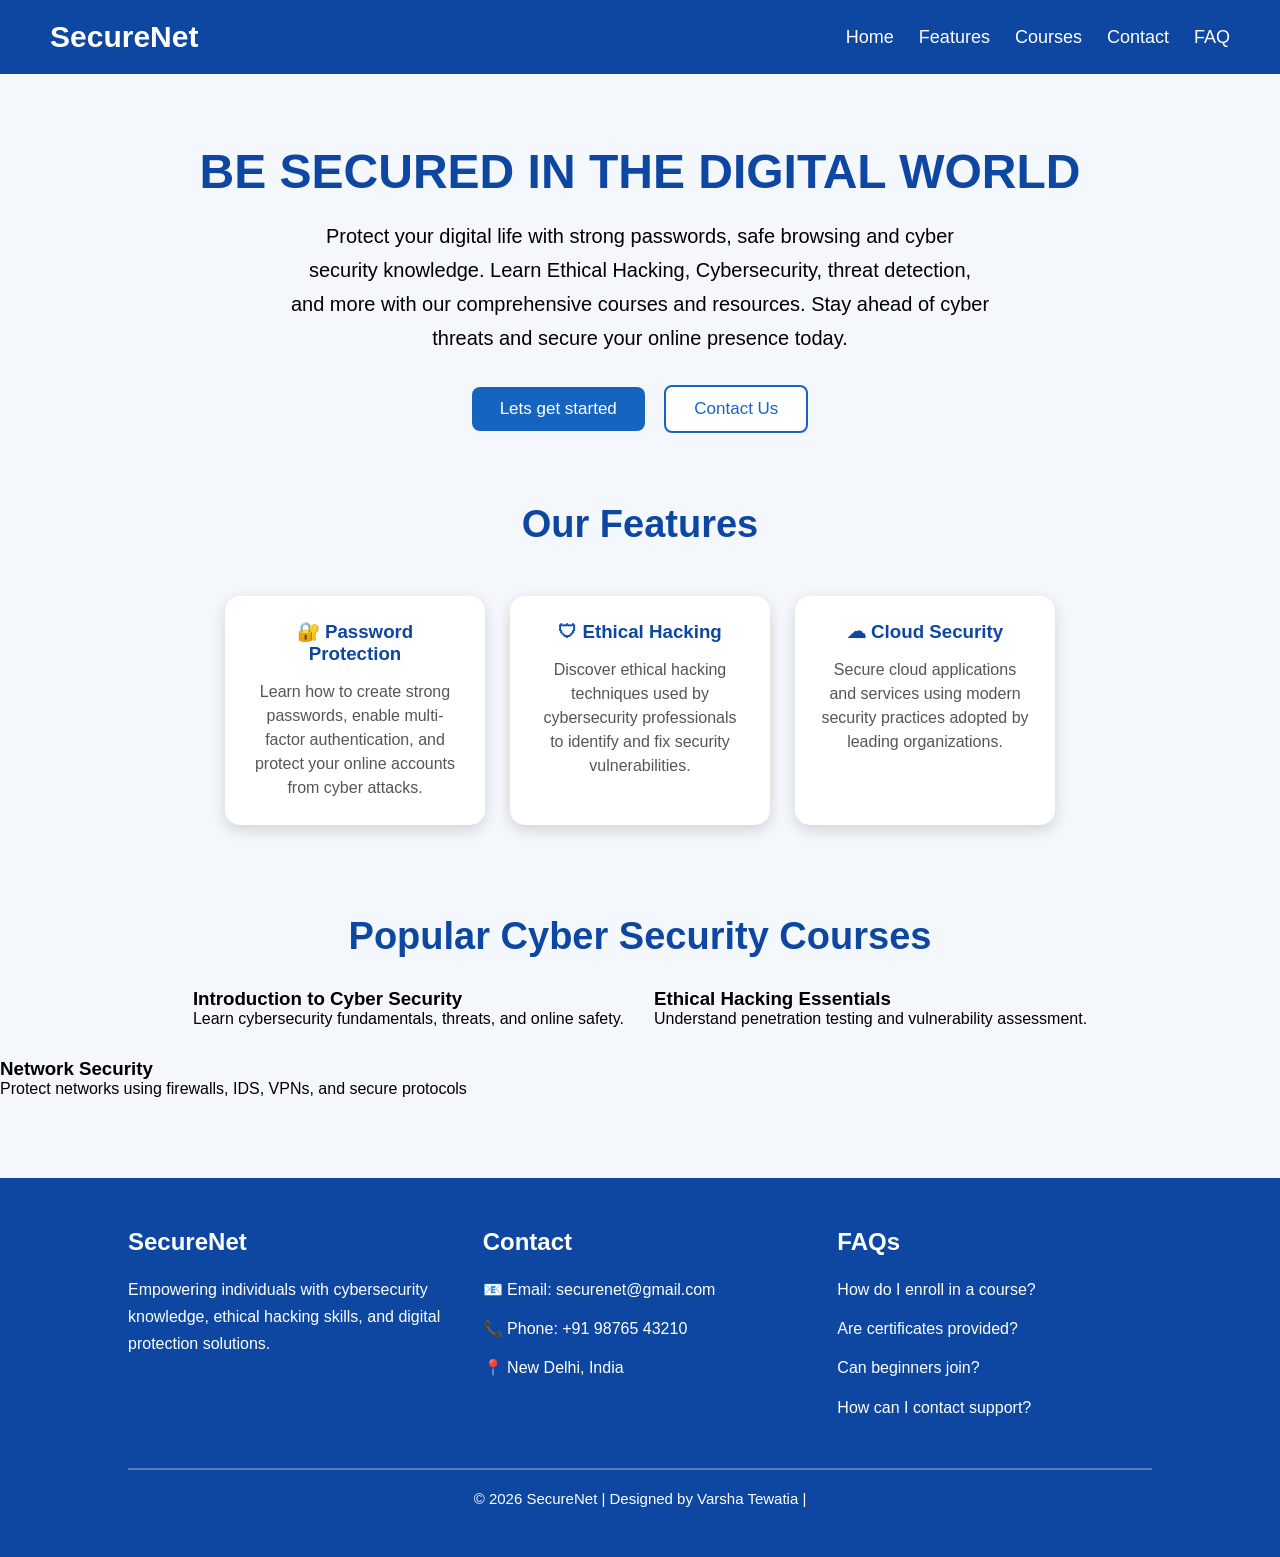
<file: level-2-task-2/index.html>
<!DOCTYPE html>
<html lang="en">
<head>
<meta charset="UTF-8">
<meta name="viewport" content="width=device-width, initial-scale=1.0">
<title>Cyber Security Hub</title>

<link rel="stylesheet" href="style.css">
</head>
<body>

<header>

<h2 class="logo">SecureNet</h2>

<nav id="navMenu">

<a href="#">Home</a>
<a href="#">Features</a>
<a href="#">Courses</a>
<a href="#">Contact</a>
<a href="#">FAQ</a>

</nav>

<div class="menu" onclick="toggleMenu()">
☰
</div>

</header>

<section class="hero">

<h1>BE SECURED IN THE DIGITAL WORLD</h1>

<p>
Protect your digital life with strong passwords,
safe browsing and cyber security knowledge. Learn Ethical Hacking, Cybersecurity, threat detection, and more with our comprehensive courses and resources. Stay ahead of cyber threats and secure your online presence today. 
</p>

<button>Lets get started</button>
<button class="btn2">Contact Us</button>

</section>
<!-- FEATURES -->
<h2 class="section-title">Our Features</h2>

<section class="features">

    <div class="card">
        <h3>🔐 Password Protection</h3>
        <p>
            Learn how to create strong passwords, enable multi-factor authentication,
            and protect your online accounts from cyber attacks.
        </p>
    </div>

    <div class="card">
        <h3>🛡 Ethical Hacking</h3>
        <p>
            Discover ethical hacking techniques used by cybersecurity professionals
            to identify and fix security vulnerabilities.
        </p>
    </div>

    <div class="card">
        <h3>☁ Cloud Security</h3>
        <p>
            Secure cloud applications and services using modern security
            practices adopted by leading organizations.
        </p>
    </div>

</section>

<!-- COURSES -->
<h2 class="section-title">Popular Cyber Security Courses</h2>
<section class="courses">

<div class="course-container">

<div class="course-card">
<h3>Introduction to Cyber Security</h3>
<p>Learn cybersecurity fundamentals, threats, and online safety.</p>
</div>

<div class="course-card">
<h3>Ethical Hacking Essentials</h3>
<p>Understand penetration testing and vulnerability assessment.</p>
</div>

<div class="course-card">
<h3>Network Security</h3>
<p>Protect networks using firewalls, IDS, VPNs, and secure protocols

<script src="script.js"></script>

</body>

<!-- FOOTER -->

<footer>

<div class="footer-container">

    <div class="footer-section">

        <h3>SecureNet</h3>

        <p>
            Empowering individuals with cybersecurity knowledge,
            ethical hacking skills, and digital protection solutions.
        </p>

    </div>

    <div class="footer-section">

        <h3>Contact</h3>

        <p>📧 Email: securenet@gmail.com</p>

        <p>📞 Phone: +91 98765 43210</p>

        <p>📍 New Delhi, India</p>

    </div>

    <div class="footer-section">

        <h3>FAQs</h3>

        <p><a href="#">How do I enroll in a course?</a></p>

        <p><a href="#">Are certificates provided?</a></p>

        <p><a href="#">Can beginners join?</a></p>

        <p><a href="#">How can I contact support?</a></p>

    </div>

</div>

<hr>

<p class="copyright">
© 2026 SecureNet | Designed by Varsha Tewatia | 
</p>

</footer>
</html>
</file>
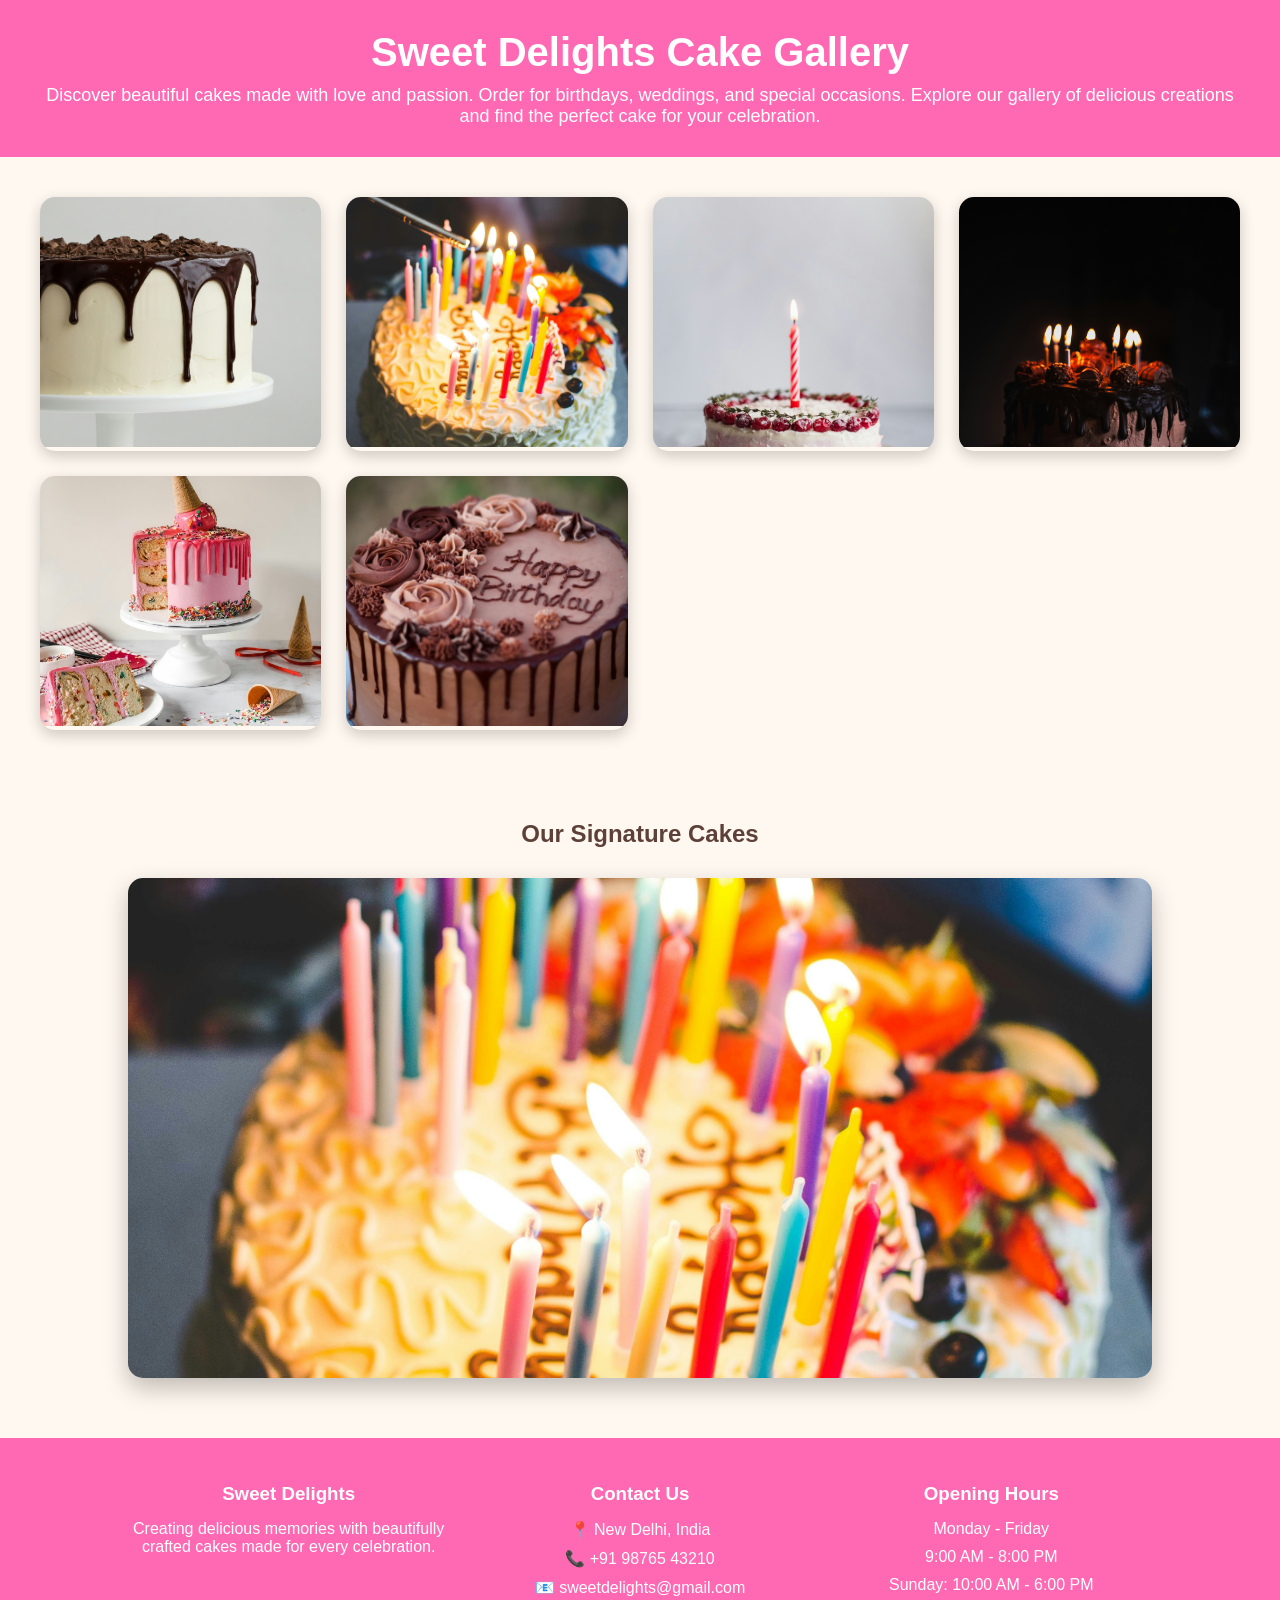
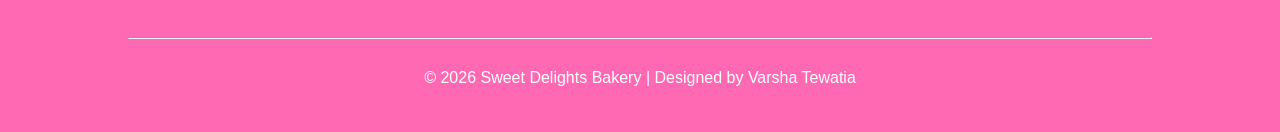
<file: level-3-task-1/index.html>
<!DOCTYPE html>
<html lang="en">

<head>

    <meta charset="UTF-8">

    <meta name="viewport" content="width=device-width, initial-scale=1.0">

    <title>Sweet Delights Cake Gallery</title>

    <link rel="stylesheet" href="style.css">

</head>

<body>

<header>

<h1>Sweet Delights Cake Gallery</h1>

<p>Discover beautiful cakes made with love and passion.
    Order for birthdays, weddings, and special occasions. Explore our gallery of delicious creations and find the perfect cake for your celebration.</p>

</header>


<!-- IMAGE GALLERY -->

<section class="gallery">

<div class="image-card">

<img src="images/cake1.jpg" onclick="openImage(this.src)">

</div>

<div class="image-card">

<img src="images/cake2.jpg" onclick="openImage(this.src)">

</div>

<div class="image-card">

<img src="images/cake3.jpg" onclick="openImage(this.src)">

</div>

<div class="image-card">

<img src="images/cake4.jpg" onclick="openImage(this.src)">

</div>

<div class="image-card">

<img src="images/cake5.jpg" onclick="openImage(this.src)">

</div>

<div class="image-card">

<img src="images/cake6.jpg" onclick="openImage(this.src)">

</div>

</section>


<!-- LIGHTBOX -->

<div id="lightbox">

<span class="close" onclick="closeImage()">&times;</span>

<img id="lightbox-img">

</div>



<!-- SLIDESHOW -->

<section class="slideshow-section">

<h2>Our Signature Cakes</h2>

<div class="slideshow">

<img class="slide" src="images/cake1.jpg">

<img class="slide" src="images/cake2.jpg">

<img class="slide" src="images/cake3.jpg">

<img class="slide" src="images/cake4.jpg">

<img class="slide" src="images/cake5.jpg">

<img class="slide" src="images/cake6.jpg">

</div>

</section>


<footer>

<div class="footer-container">

<div class="footer-box">

<h3>Sweet Delights</h3>

<p>
Creating delicious memories with beautifully crafted cakes
made for every celebration.
</p>

</div>

<div class="footer-box">

<h3>Contact Us</h3>

<p>📍 New Delhi, India</p>

<p>📞 +91 98765 43210</p>

<p>📧 sweetdelights@gmail.com</p>

</div>

<div class="footer-box">

<h3>Opening Hours</h3>

<p>Monday - Friday</p>

<p>9:00 AM - 8:00 PM</p>

<p>Sunday: 10:00 AM - 6:00 PM</p>

</div>

</div>

<hr>

<p class="copyright">

© 2026 Sweet Delights Bakery | Designed by Varsha Tewatia

</p>

</footer>


<script src="script.js"></script>

</body>

</html>
</file>
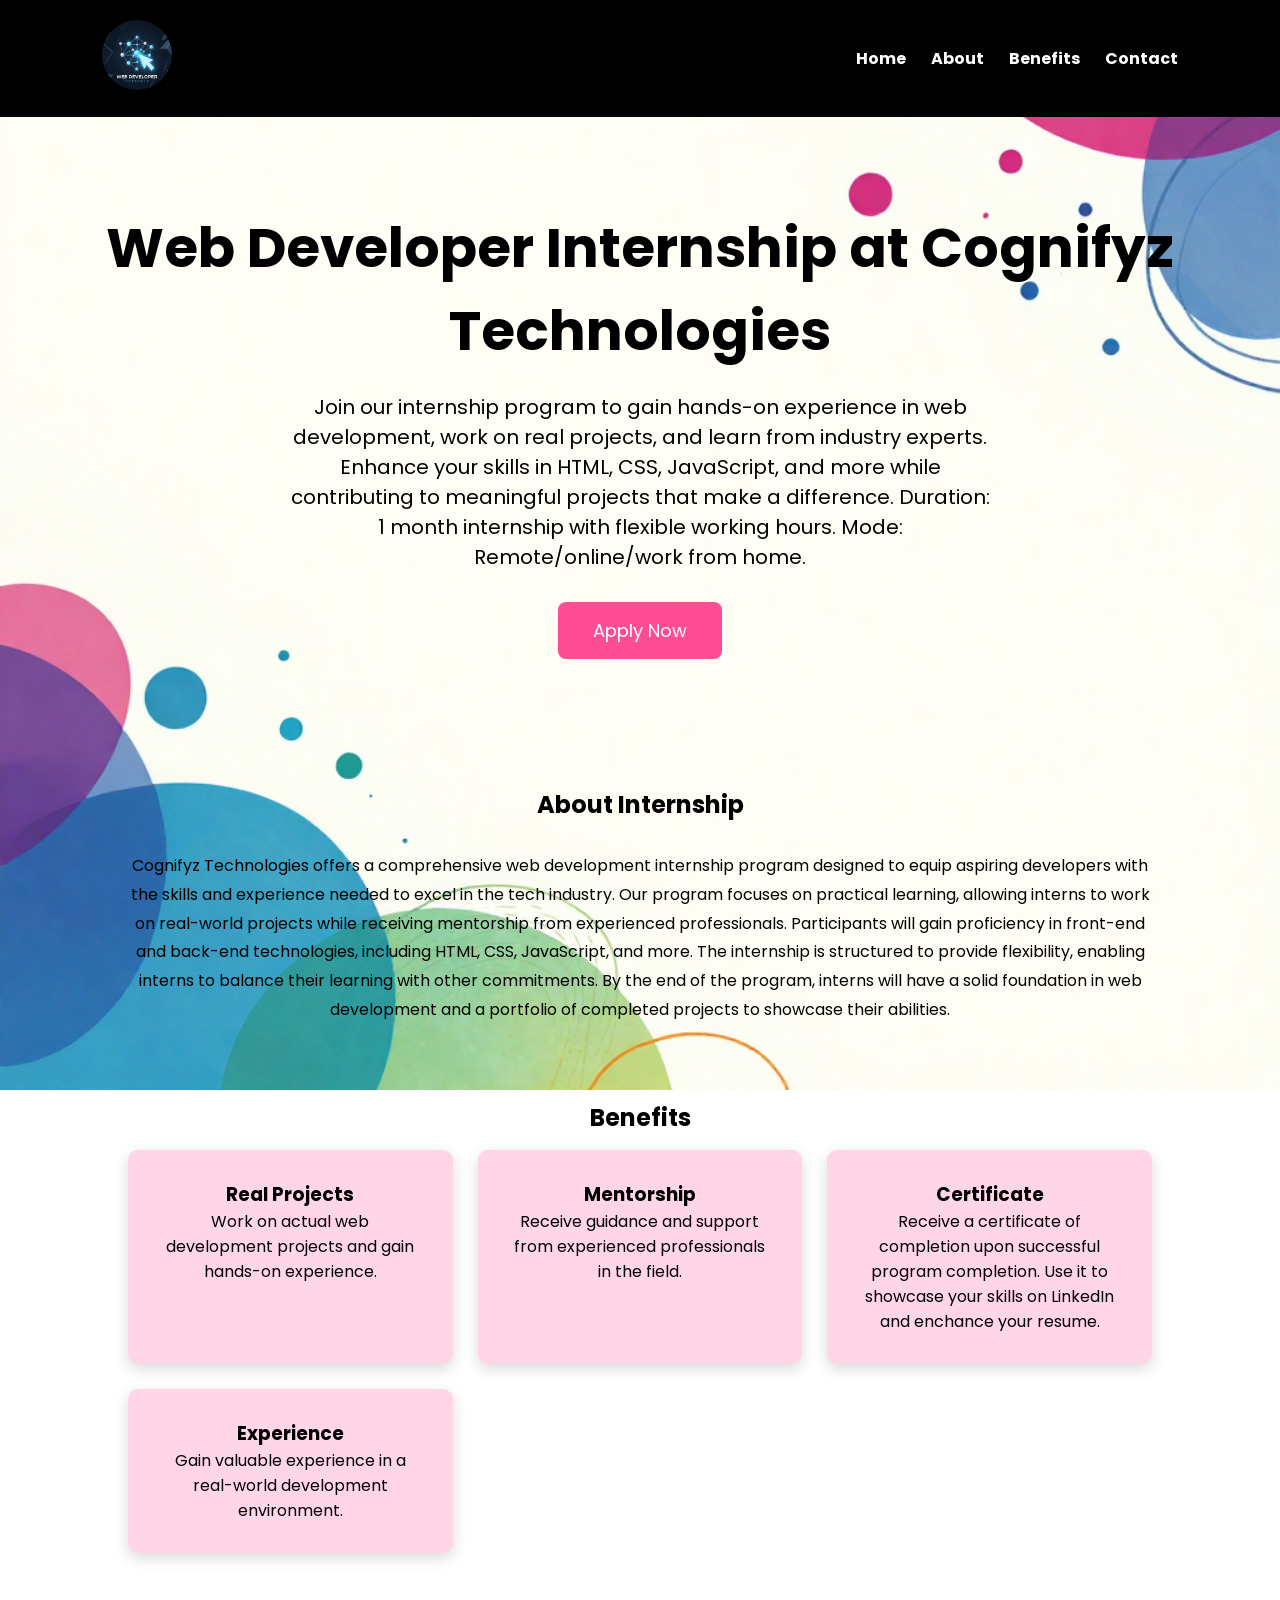
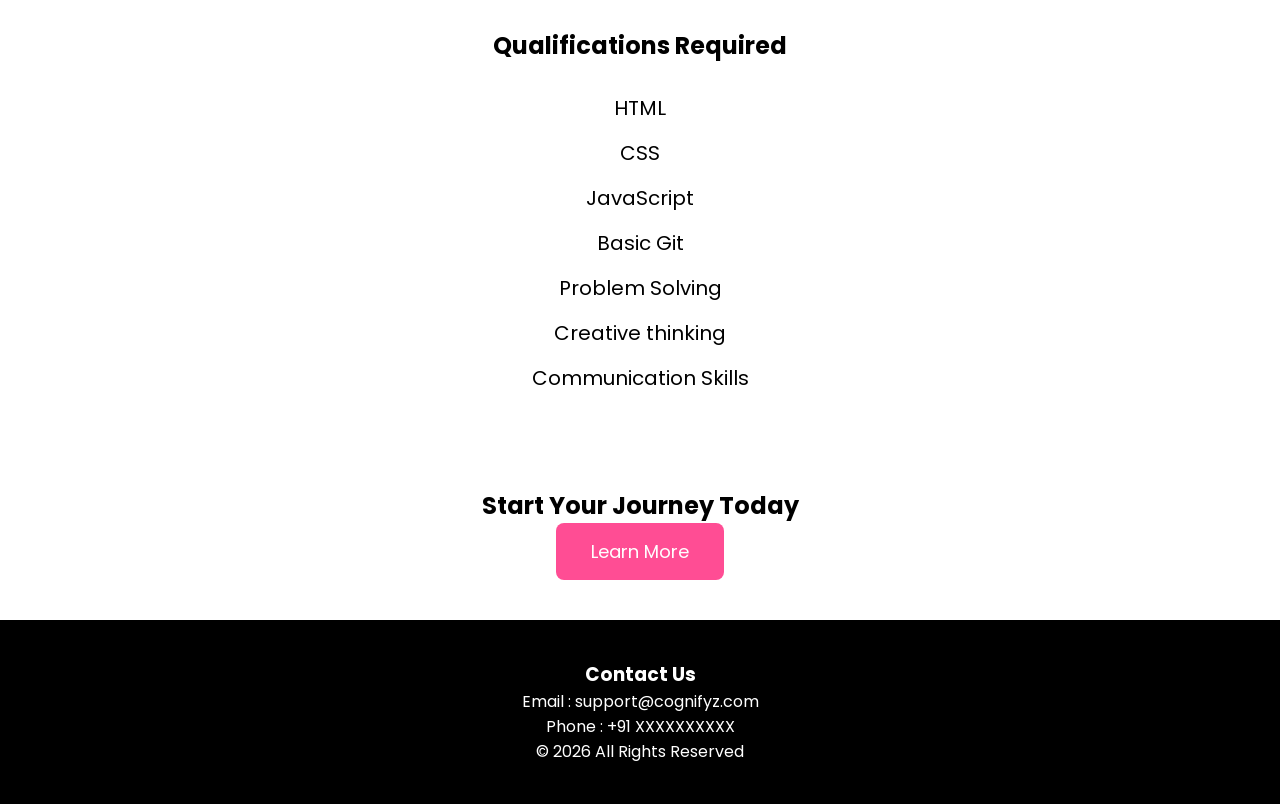
<file: level-3-task-2/index.html>
<!DOCTYPE html>
<html lang="en">
<head>
    <meta charset="UTF-8">
    <meta name="viewport" content="width=device-width, initial-scale=1.0">
    <title>Web Developer Internship</title>

    <link rel="stylesheet" href="style.css">
</head>
<body>

<header>

    <nav>

        <div class="logo">
        <img src="images/logo.png" 
        alt="logo" width="50" height="50">
    </div>

        <ul class="nav-links" id="menu">

            <li><a href="#home">Home</a></li>

            <li><a href="#about">About</a></li>

            <li><a href="#benefits">Benefits</a></li>

            <li><a href="#contact">Contact</a></li>

        </ul>

        <div class="hamburger" id="hamburger">

            ☰

        </div>

    </nav>

</header>

<section class="hero" id="home">

    <div class="hero-text">

        <h1>Web Developer Internship at Cognifyz Technologies</h1>

        <p>
        Join our internship program to gain hands-on experience in web development, work on real projects, and learn from industry experts. Enhance your skills in HTML, CSS, JavaScript, and more while contributing to meaningful projects that make a difference.              
               Duration: 1 month internship with flexible working hours. 
              Mode: Remote/online/work from home.
        </p>

        <button>Apply Now</button>

    </div>

</section>

<section class="about" id="about">

<h2>About Internship</h2>

<p>
Cognifyz Technologies offers a comprehensive web development internship program designed to equip aspiring developers with the skills and experience needed to excel in the tech industry. Our program focuses on practical learning, allowing interns to work on real-world projects while receiving mentorship from experienced professionals. Participants will gain proficiency in front-end and back-end technologies, including HTML, CSS, JavaScript, and more. The internship is structured to provide flexibility, enabling interns to balance their learning with other commitments. By the end of the program, interns will have a solid foundation in web development and a portfolio of completed projects to showcase their abilities.

</p>

</section>

<section class="benefits" id="benefits">

<h2>Benefits</h2>

<div class="cards">

<div class="card">

<h3>Real Projects</h3>

<p>Work on actual web development projects and gain hands-on experience.</p>

</div>

<div class="card">

<h3>Mentorship</h3>

<p>Receive guidance and support from experienced professionals in the field.</p>

</div>

<div class="card">

<h3>Certificate</h3>

<p>Receive a certificate of completion upon successful program completion.
    Use it to showcase your skills on LinkedIn and enchance your resume.
</p>

</div>

<div class="card">

<h3>Experience</h3>

<p>Gain valuable experience in a real-world development environment.</p>

</div>

</div>

</div>

</section>

<section class="skills">

<h2>Qualifications Required</h2>

<ul>

<li>HTML</li>

<li>CSS</li>

<li>JavaScript</li>

<li>Basic Git</li>

<li>Problem Solving</li>

<li>Creative thinking</li>

<li>Communication Skills</li>

</ul>

</section>

<section class="cta">

<h2>Start Your Journey Today</h2>

<button>Learn More</button>

</section>

<footer id="contact">

<h3>Contact Us</h3>

<p>Email : support@cognifyz.com</p>

<p>Phone : +91 XXXXXXXXXX</p>

<p>© 2026 All Rights Reserved</p>

</footer>

<script src="script.js"></script>

</body>
</html>
</file>
<file: level-2-task-2/style.css>
/* ===========================
   GENERAL STYLING
=========================== */

*{
    margin:0;
    padding:0;
    box-sizing:border-box;
    font-family:Arial, sans-serif;
    scroll-behavior:smooth;
}

body{
    background:#f4f7fb;
}

/* ===========================
   NAVBAR
=========================== */

header{
    display:flex;
    justify-content:space-between;
    align-items:center;
    padding:20px 50px;
    background:#0d47a1;
    color:white;
    position:sticky;
    top:0;
}

.logo{
    font-size:30px;
    font-weight:bold;
}

nav{
    display:flex;
}

nav a{
    color:white;
    text-decoration:none;
    margin-left:25px;
    font-size:18px;
    transition:.3s;
}

nav a:hover{
    color:#90caf9;
}

.menu{
    display:none;
    font-size:30px;
    cursor:pointer;
}

/* ===========================
   HERO SECTION
=========================== */

.hero{
    text-align:center;
    padding:70px 20px 40px;
}

.hero h1{
    font-size:48px;
    color:#0d47a1;
    margin-bottom:20px;
}

.hero p{
    font-size:20px;
    max-width:700px;
    margin:auto;
    line-height:1.7;
    margin-bottom:30px;
}

/* ===========================
   BUTTONS
=========================== */

button{
    padding:12px 28px;
    background:#1565c0;
    color:white;
    border:none;
    border-radius:8px;
    cursor:pointer;
    transition:.3s;
    font-size:17px;
}

button:hover{
    background:#003c8f;
}

.btn2{
    background:white;
    color:#1565c0;
    border:2px solid #1565c0;
    margin-left:15px;
}

.btn2:hover{
    background:#1565c0;
    color:white;
}

/* ===========================
   FEATURE CARDS
=========================== */

.features{
    display:flex;
    justify-content:center;
    flex-wrap:wrap;
    gap:25px;
    padding:60px 30px;
}

.card{
    width:260px;
    background:white;
    border-radius:15px;
    padding:25px;
    text-align:center;
    box-shadow:0 5px 15px rgba(0,0,0,.15);
    transition:.3s;
}

.card:hover{
    transform:translateY(-10px);
}

.card h3{
    color:#0d47a1;
    margin-bottom:15px;
}

.card p{
    color:#555;
    line-height:1.5;
}

/* ===========================
   STATISTICS
=========================== */

.stats{
    display:flex;
    justify-content:space-around;
    flex-wrap:wrap;
    background:#1565c0;
    color:white;
    padding:50px;
    text-align:center;
}

.stats h2{
    font-size:40px;
}

.stats p{
    margin-top:10px;
}
/* ===========================
   FOOTER
=========================== */

footer{
    background:#0d47a1;
    color:white;
    padding:50px 10%;
    margin-top:80px;
}

.footer-container{
    display:flex;
    justify-content:space-between;
    flex-wrap:wrap;
    gap:40px;
}

.footer-section{
    flex:1;
    min-width:220px;
}

.footer-section h3{
    margin-bottom:20px;
    font-size:24px;
}

.footer-section p{
    margin-bottom:12px;
    line-height:1.7;
}

.footer-section a{
    color:white;
    text-decoration:none;
    transition:.3s;
}

.footer-section a:hover{
    color:#90caf9;
    padding-left:5px;
}

footer hr{
    margin:35px 0 20px;
    border:1px solid rgba(255,255,255,.3);
}

.copyright{
    text-align:center;
    font-size:15px;
}

/* ===========================
   RESPONSIVE DESIGN
=========================== */

@media(max-width:768px){

header{
    padding:20px;
}

nav{
    display:none;
    flex-direction:column;
    position:absolute;
    top:75px;
    right:0;
    background:#0d47a1;
    width:220px;
    padding:20px;
}

nav a{
    margin:10px 0;
}

nav.show{
    display:flex;
}

.menu{
    display:block;
}

.hero h1{
    font-size:17px;
}

.features{
    flex-direction:column;
    align-items:center;
}

.stats{
    flex-direction:column;
}
}
/* Section Headings */
.section-title{
    text-align:center;
    width:100%;
    font-size:38px;
    font-weight:bold;
    margin:30px 0;
    color:#0d47a1;
}

.features{
    display:flex;
    justify-content:center;
    flex-wrap:wrap;
    gap:25px;
    padding:20px 30px 60px;
}
.course-container{
    display:flex;
    justify-content:center;
    flex-wrap:wrap;
    gap:30px;
    margin-top:30px;
}
</file>
<file: level-3-task-1/style.css>
*{
    margin:0;
    padding:0;
    box-sizing:border-box;
    font-family:Arial,sans-serif;
}
body{
    background:#FFF8F0;
    color:#5D4037;
    text-align:center;
}

/* HEADER */

header{

    background:#FF69B4;
    color:white;
    padding:30px;

}

header h1{

    font-size:40px;
    margin-bottom:10px;

}

header p{

    font-size:18px;

}

/* GALLERY */

.gallery{

    display:grid;

    grid-template-columns:repeat(auto-fit,minmax(250px,1fr));

    gap:25px;

    padding:40px;

}

.image-card{

    overflow:hidden;

    border-radius:15px;

    box-shadow:0 5px 15px rgba(0,0,0,.2);

}

.image-card img{

    width:100%;

    height:250px;

    object-fit:cover;

    cursor:pointer;

    transition:.4s;

}

.image-card img:hover{

    transform:scale(1.1);

}

/* LIGHTBOX */

#lightbox{

    position:fixed;

    top:0;

    left:0;

    width:100%;

    height:100%;

    background:rgba(0,0,0,.9);

    display:none;

    justify-content:center;

    align-items:center;

    z-index:1000;

}

#lightbox img{

    max-width:85%;

    max-height:85%;

    border-radius:15px;

}

.close{

    position:absolute;

    top:20px;

    right:35px;

    font-size:45px;

    color:white;

    cursor:pointer;

}

/* SLIDESHOW */

.slideshow-section{

    margin-top:50px;

}

.slideshow{

    width:80%;

    margin:30px auto;

    border-radius:15px;

    overflow:hidden;

    box-shadow:0 10px 25px rgba(0,0,0,.25);

}

.slide{

    width:100%;

    height:500px;

    display:none;

    object-fit:cover;

}

/* FOOTER */

footer{

    margin-top:60px;

    background:#FF69B4;

    color:white;

    padding:45px 10%;

}

.footer-container{

    display:flex;

    justify-content:space-between;

    flex-wrap:wrap;

    gap:30px;

}

.footer-box{

    flex:1;

    min-width:220px;

}

.footer-box h3{

    margin-bottom:15px;

}

.footer-box p{

    margin-bottom:10px;

}

footer hr{

    margin:30px 0;

}

.copyright{

    text-align:center;

}
/* RESPONSIVE */

@media(max-width:768px){

header h1{

font-size:28px;

}

header p{

font-size:15px;

}

.gallery{

grid-template-columns:1fr;

padding:20px;

}

.slide{

height:250px;

}

.slideshow{

width:95%;

}

}
</file>
<file: level-3-task-2/style.css>
@import url('https://fonts.googleapis.com/css2?family=Poppins:wght@300;400;600;700&display=swap');

*{
margin:0;
padding:0;
box-sizing:border-box;
font-family:'Poppins',sans-serif;
}

body{
background-image:url("images/background.png");
background-size:cover;
background-position:center;
background-attachment:fixed;
background-repeat:no-repeat;
}

nav{
display:flex;
justify-content:space-between;
align-items:center;
padding:20px 8%;
background:#000000;
color:#be23d9b4;
}

.logo img {
width:70px;
height:70px;
border-radius:50%;
object-fit:cover;
}

.nav-links{
display:flex;
list-style:none;
gap:25px;
}

.nav-links a{
text-decoration:none;
color:white;
font-weight:bold;
}

.hamburger {
display:none;
font-size:30px;
cursor:pointer;
}

.hero {
height:70vh;
display:flex;
justify-content:center;
align-items:center;
text-align:center;
padding:50px 20px;
}

.hero h1{
font-size:55px;
margin-bottom:20px;
}

.hero p{
font-size:20px;
max-width:700px;
margin:auto;
margin-bottom:30px;
}

button{
padding:15px 35px;
font-size:18px;
border:none;
cursor:pointer;
border-radius:8px;
background:#ff4d94;
color:white;
transition:.3s;
}

button:hover{
transform:scale(1.05);
background:#e60073;
}

.about,
.skills,
.cta{
padding:40px 10%;
text-align:center;
}

.about p{
margin-top:30px;
line-height:1.8;
}

.benefits{
padding:35px 10%;
text-align:center;
}

.cards{
display:grid;
grid-template-columns:repeat(auto-fit,minmax(250px,1fr));
gap:25px;
margin-top:15px;
}

.card{
background:#ffd6e8;
padding:30px;
border-radius:10px;
box-shadow:0 5px 15px rgba(0,0,0,.15);
transition:.3s;
}

.card:hover{
transform:translateY(-10px);
}

.skills ul{
list-style:none;
margin-top:30px;
}

.skills li{
margin:15px;
font-size:20px;
}

footer{
padding:40px;
text-align:center;
background:#000000;
color:white;
}

@media(max-width:768px){

.nav-links{
display:none;
flex-direction:column;
position:absolute;
top:70px;
right:0;
width:220px;
padding:20px;
background:#3e3030;
}

.nav-links.show{
display:flex;
}

.hamburger{
display:block;
}

.hero h1{
font-size:38px;
}

.hero p{
font-size:18px;
}

}
</file>
